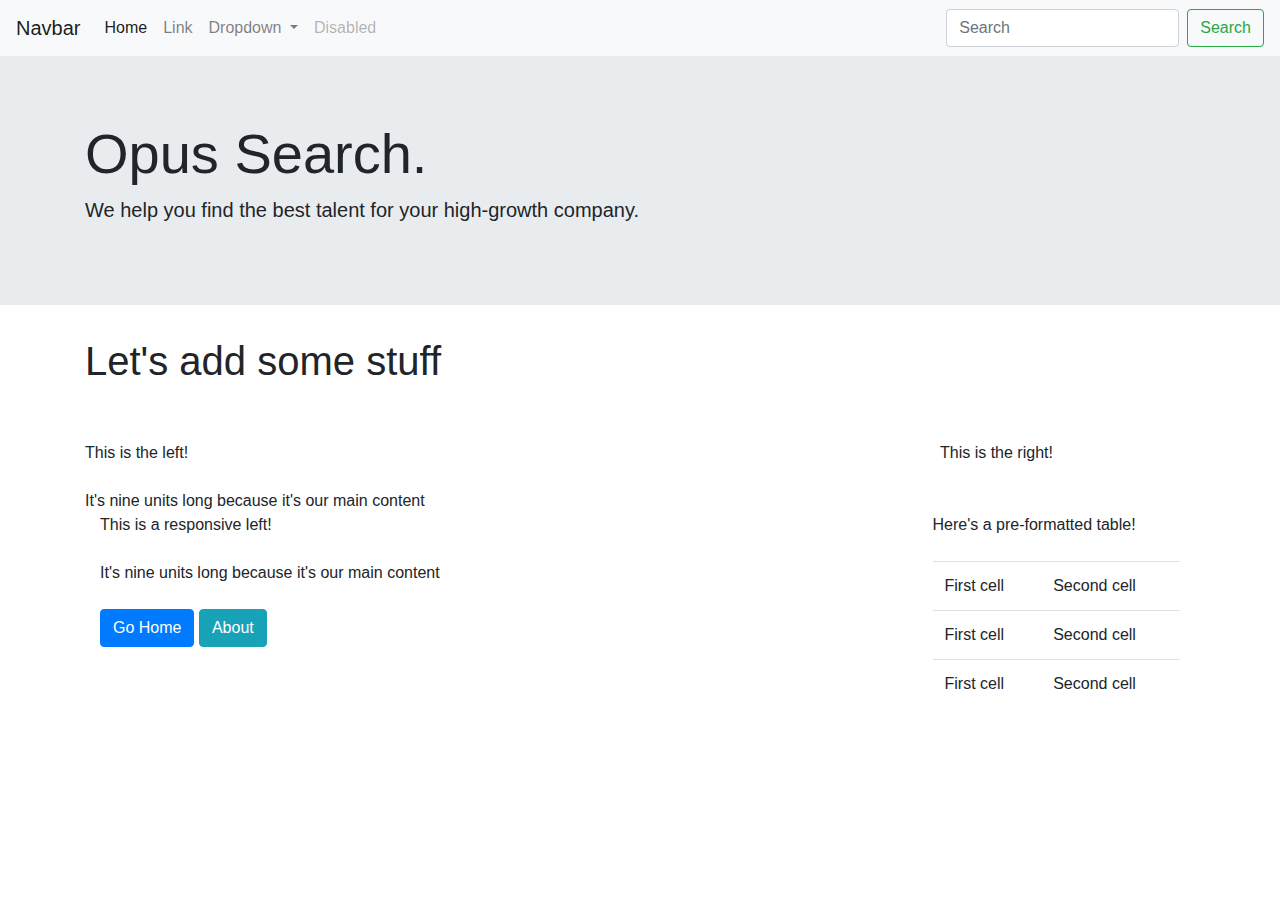
<file: bootstrap.html>
<!DOCTYPE html>
<html lang="en">
<head>
    <!-- 1A) add this link, and the bottom three lines in the body to get bootstrap -->
    <link rel="stylesheet" href="https://stackpath.bootstrapcdn.com/bootstrap/4.4.1/css/bootstrap.min.css" integrity="sha384-Vkoo8x4CGsO3+Hhxv8T/Q5PaXtkKtu6ug5TOeNV6gBiFeWPGFN9MuhOf23Q9Ifjh" crossorigin="anonymous">
    <!-- add in your sytle shet to make it your own -->
    <!-- <link rel="stylesheet" href="styles.css"> -->
    <meta charset="UTF-8">
    <meta name="viewport" content="width=device-width, initial-scale=1.0">
    <meta http-equiv="X-UA-Compatible" content="ie=edge">
    <title>Document</title>
</head>
<body>

           <!-- add a navbar - copy and paste the code from bootstrap  -->
           <nav class="navbar navbar-expand-lg navbar-light bg-light">
            <a class="navbar-brand" href="#">Navbar</a>
            <button class="navbar-toggler" type="button" data-toggle="collapse" data-target="#navbarSupportedContent" aria-controls="navbarSupportedContent" aria-expanded="false" aria-label="Toggle navigation">
              <span class="navbar-toggler-icon"></span>
            </button>
          
            <div class="collapse navbar-collapse" id="navbarSupportedContent">
              <ul class="navbar-nav mr-auto">
                <li class="nav-item active">
                  <a class="nav-link" href="#">Home <span class="sr-only">(current)</span></a>
                </li>
                <li class="nav-item">
                  <a class="nav-link" href="#">Link</a>
                </li>
                <li class="nav-item dropdown">
                  <a class="nav-link dropdown-toggle" href="#" id="navbarDropdown" role="button" data-toggle="dropdown" aria-haspopup="true" aria-expanded="false">
                    Dropdown
                  </a>
                  <div class="dropdown-menu" aria-labelledby="navbarDropdown">
                    <a class="dropdown-item" href="#">Action</a>
                    <a class="dropdown-item" href="#">Another action</a>
                    <div class="dropdown-divider"></div>
                    <a class="dropdown-item" href="#">Something else here</a>
                  </div>
                </li>
                <li class="nav-item">
                  <a class="nav-link disabled" href="#" tabindex="-1" aria-disabled="true">Disabled</a>
                </li>
              </ul>
              <form class="form-inline my-2 my-lg-0">
                <input class="form-control mr-sm-2" type="search" placeholder="Search" aria-label="Search">
                <button class="btn btn-outline-success my-2 my-sm-0" type="submit">Search</button>
              </form>
            </div>
          </nav>

        <!-- add a jumbotron or a carousel  -->
        <div class="jumbotron jumbotron-fluid">
            <div class="container">
              <h1 class="display-4">Opus Search.</h1>
              <p class="lead">We help you find the best talent for your high-growth company.</p>
            </div>
          </div>

          </div>
      </div>



  <!-- 2) now, add some containers, rows, and columns -->
  <div class="container">
      <div class="row">
          <div class="col-12">
           <h1> Let's add some stuff </h1>


  <br></br>

      
  <div class="row">
    <div class="col-9">
        This is the left! <br></br>
        It's nine units long because it's our main content
    </div>
    <div class="col-3">
      This is the right!
      </div>
  </div>
</div>
</div>



  <!-- 3) To add in responsiveness, add a modifier to the class like -sm, or -md (medium) -->
  <div class="container">
    <div class="row">
        <div class="col-md-9">
            This is a responsive left! <br></br>
            It's nine units long because it's our main content <br></br>
            <a href="index.html" class="btn btn-primary">Go Home</a>
            <a href="more-stuff.html" class="btn btn-info">About</a>

        </div>
        <div class="col-md-3">
          Here's a pre-formatted table! <br></br>
            <table class="table">
                <tr>
                    <td>
                        First cell
                    </td>
                    <td>
                        Second cell
                    </td>
                </tr>
                <tr>
                    <td>
                        First cell
                    </td>
                    <td>
                        Second cell
                    </td>
                </tr>
                <tr>
                    <td>
                        First cell
                    </td>
                    <td>
                        Second cell
                    </td>
                </tr>
            </table>
          </div>
      </div>
    </div>
</div>

    <!-- 1B) add these three lines to get bootstrap  -->
    <script src="https://code.jquery.com/jquery-3.4.1.slim.min.js" integrity="sha384-J6qa4849blE2+poT4WnyKhv5vZF5SrPo0iEjwBvKU7imGFAV0wwj1yYfoRSJoZ+n" crossorigin="anonymous"></script>
    <script src="https://cdn.jsdelivr.net/npm/popper.js@1.16.0/dist/umd/popper.min.js" integrity="sha384-Q6E9RHvbIyZFJoft+2mJbHaEWldlvI9IOYy5n3zV9zzTtmI3UksdQRVvoxMfooAo" crossorigin="anonymous"></script>
    <script src="https://stackpath.bootstrapcdn.com/bootstrap/4.4.1/js/bootstrap.min.js" integrity="sha384-wfSDF2E50Y2D1uUdj0O3uMBJnjuUD4Ih7YwaYd1iqfktj0Uod8GCExl3Og8ifwB6" crossorigin="anonymous"></script>
</body>
</html>
</file>
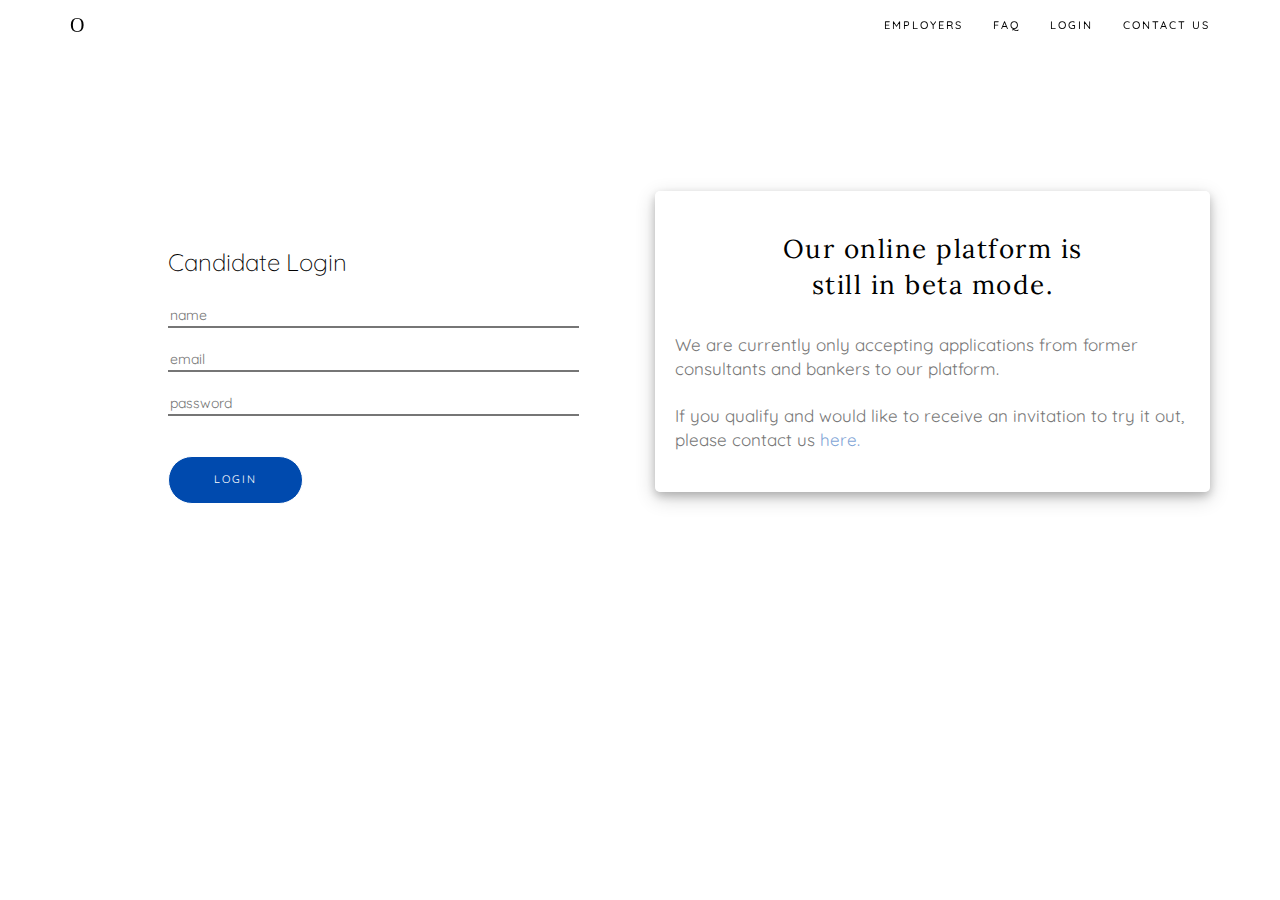
<file: login.html>
<!DOCtype html>
<html>
<head>

    <meta charset="utf-8">
    <meta http-equiv="X-UA-Compatible" content="IE=edge">
    <meta name="viewport" content="width=device-width, initial-scale=1">
    <meta name="description" content="Opus: Cross-company rotations">
    <meta name="author" content="">

    <title>Opus: Cross-company rotations</title>

    <!-- Bootstrap Core CSS -->
    <link href="lib/bootstrap/css/bootstrap.min.css" rel="stylesheet">

    <!-- Custom Fonts -->
    <link href="https://fonts.googleapis.com/css?family=Lato" rel="stylesheet">
    <link href="https://fonts.googleapis.com/css?family=Catamaran:100,200,300,400,500,600,700,800,900" rel="stylesheet">
    <link href="https://fonts.googleapis.com/css?family=Muli" rel="stylesheet">
    <link href="https://fonts.googleapis.com/css?family=Muli" rel="stylesheet">
    <link href="https://fonts.googleapis.com/css?family=Lora|Quicksand" rel="stylesheet">

    <!-- Plugin CSS -->
    <link rel="stylesheet" href="lib/font-awesome/css/font-awesome.min.css">
    <link rel="stylesheet" href="lib/simple-line-icons/css/simple-line-icons.css">
    <link rel="stylesheet" href="lib/device-mockups/device-mockups.min.css">

    <!-- Theme CSS -->
    <link href="css/new-age.css" rel="stylesheet">

    <!-- HTML5 Shim and Respond.js IE8 support of HTML5 elements and media queries -->
    <!-- WARNING: Respond.js doesn't work if you view the page via file:// -->
    <!--[if lt IE 9]>
        <script src="https://oss.maxcdn.com/libs/html5shiv/3.7.0/html5shiv.js"></script>
        <script src="https://oss.maxcdn.com/libs/respond.js/1.4.2/respond.min.js"></script>
    <![endif]-->

</head>

<body id="page-top">

    <nav id="mainNav" class="navbar navbar-default navbar-fixed-top">
        <div class="container">
            <!-- Brand and toggle get grouped for better mobile display -->
            <div class="navbar-header">
                <button type="button" class="navbar-toggle collapsed" data-toggle="collapse" data-target="#bs-example-navbar-collapse-1">
                    <span class="sr-only">Toggle navigation</span> Menu <i class="fa fa-bars"></i>
                </button>
                <a class="navbar-brand page-scroll" href="index.html"> O </a>
            </div>

            <!-- Collect the nav links, forms, and other content for toggling -->
            <div class="collapse navbar-collapse" id="bs-example-navbar-collapse-1">
                <ul class="nav navbar-nav navbar-right">
                  <li><a class="page-scroll" href="employers.html"> Employers </a></li>
                  <li><a class="page-scroll" href="FAQ.html"> FAQ </a></li>
                  <li><a class="page-scroll" href="login.html"> Login </a></li>

                    <li>
                        <a class="page-scroll" href="mailto:info@joinopus.com?Subject=Hello%20Opus" target="_top">Contact us</a>
                    </li>
                </ul>
            </div>
            <!-- /.navbar-collapse -->
        </div>
        <!-- /.container-fluid -->
    </nav>


<header>
    <div class="container">
      <div class="bg"></div>

                <div class="header-content">
                    <div class="login-content">
                      <div class="row">

                        <!-- LOGIN FUNCDTIONALITY -->

                        <div class="col-sm-1"></div>
                        <div class="col-sm-5">
                            <form>
                              <br><br><br><br>
                              <h2> Candidate Login </h2>
                              <br><input type="text" name="name" placeholder="name" class="logininput"><br>
                              <br><input type="text" name="email" placeholder="email" class="logininput">
                              <br><br><input type="password" name="password" placeholder="password" class="logininput">
                              <br><br><br><button type="button" class="btn btn-outline btn-xl page-scroll" href="#"> Login</button>

                            </form>
                          </div>
                         
                          <!-- END LOGIN FUNCTIONALITY -->

                          <div class="col-sm-3"> </div>
                          <div class="col-sm-6">
                            <br><br>
                            <div class="styledbox">

                              <form>

                                <h1 class="font-26"> Our online platform is <br> still in beta mode. </h1> <br>
                                  <p class="text-muted">
                                    We are currently only accepting applications from former consultants and bankers to our platform.

                                    <br><br>

                                    If you qualify and would like to receive an invitation to try it out,

                                    please contact us
                                    <a href="mailto:info@joinopus.com?Subject=Invitation%20for%20the%20Beta" target="_top">here.</a></p>


                              </form>
                            </div>
                          </div>




                    </div>
                </div>
            </div>



        </div>
    </div>
</header>

<body>

</body>
</html>
</file>
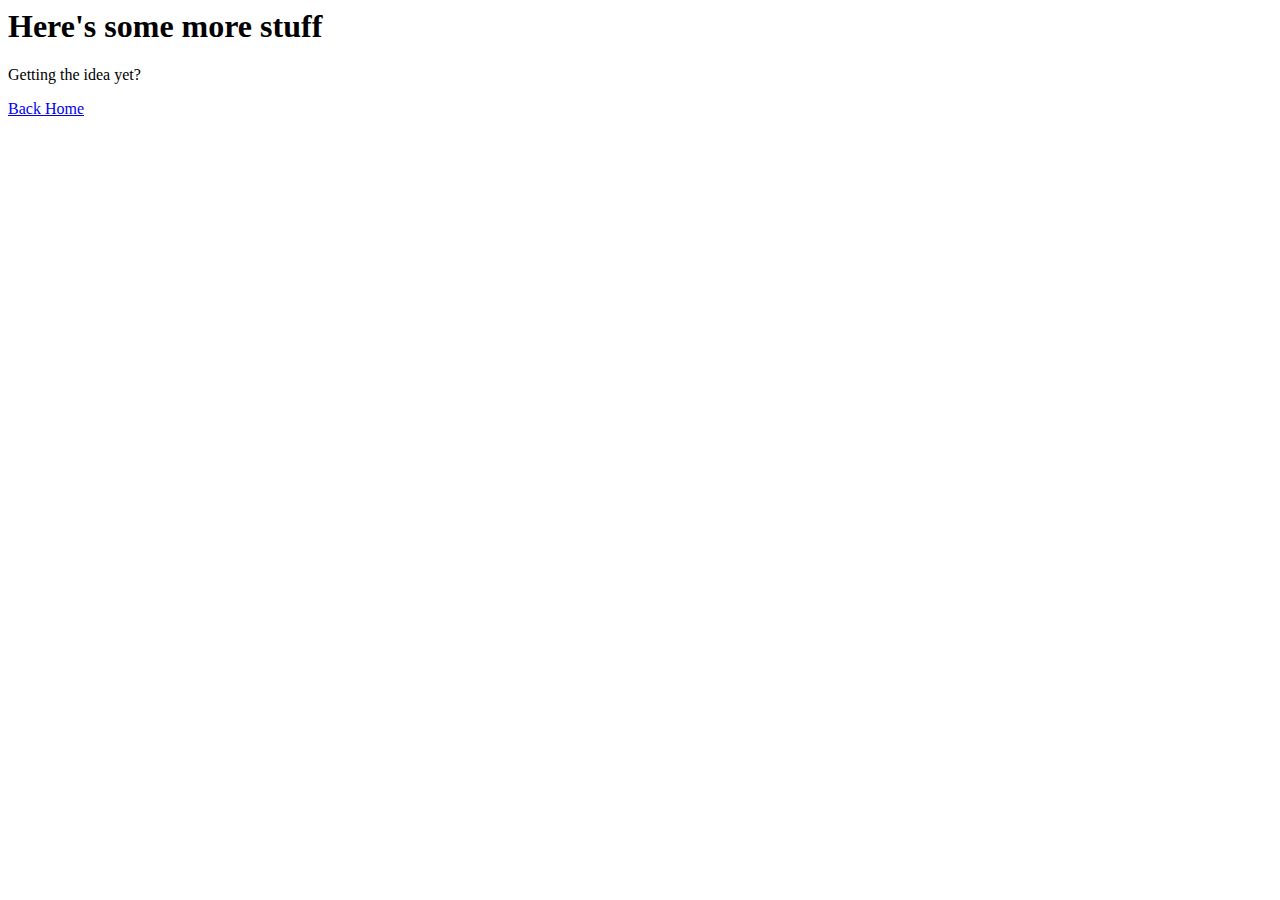
<file: more-stuff.html>
<html lang="en">
<head>
    <meta charset="UTF-8">
    <meta name="viewport" content="width=device-width, initial-scale=1.0">
    <meta http-equiv="X-UA-Compatible" content="ie=edge">
    <title>More Stuff, Second Page</title>
</head>
<body>
    <h1>Here's some more stuff</h1>
    <p> Getting the idea yet? </p>

    <div>
        <a href="index.html" target="_blank">Back Home </a>
    </div>
<!-- _blank opens a new tab when the user clicks on it-->
</body>
</html>
</file>
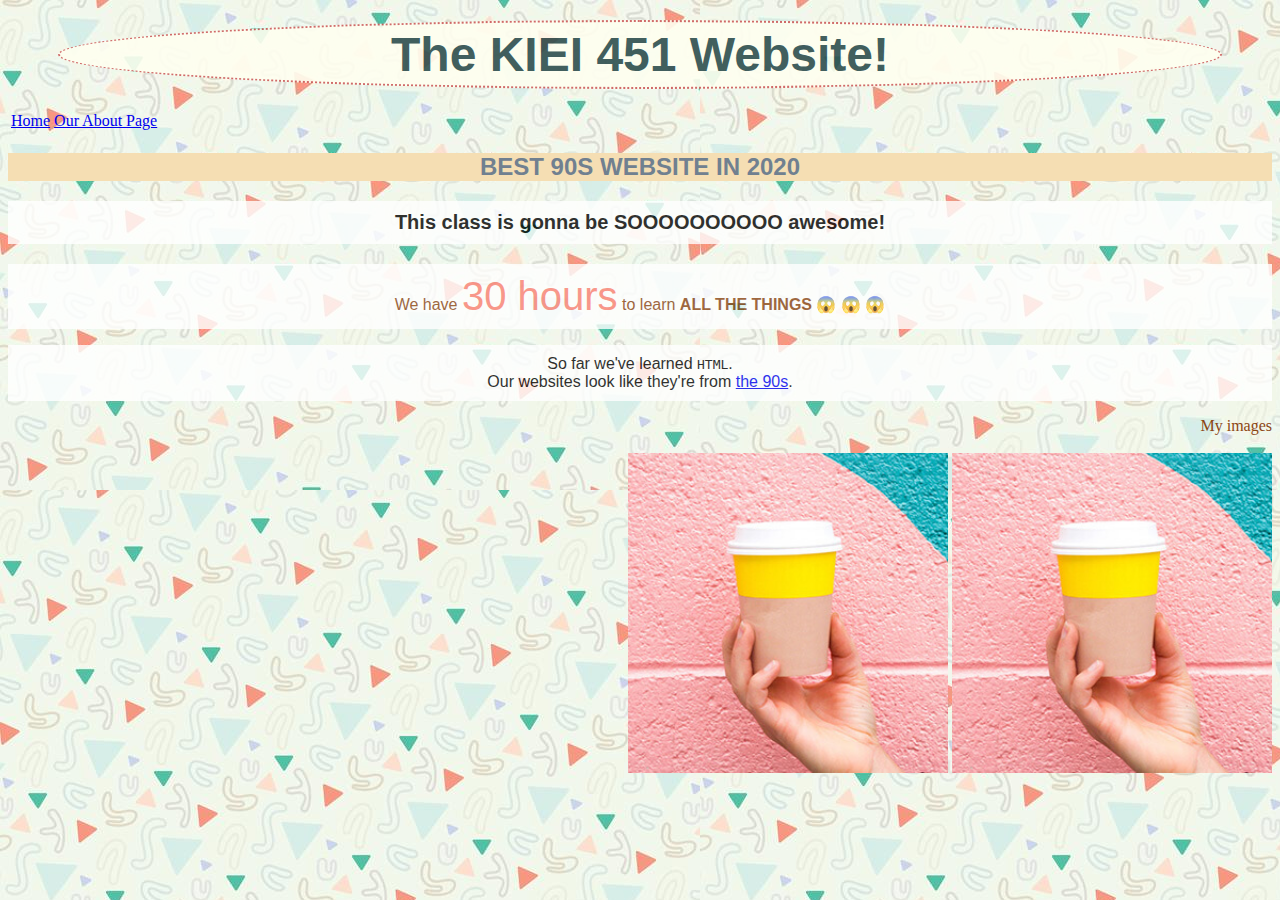
<file: week 2.html>
<!DOCTYPE html>
<html lang="en">

<head>
    <title>Best 90s website in 2020</title>
    <link rel="stylesheet" href="styles.css">
</head>

        <!-- command forward slash comments out CSS -->

<body>
    <h1>The KIEI 451 Website!</h1>

<table>
    <tr>
        <td>
            <a href="index.html">Home</a>
        </td>
        <td>
            <a href="about.html">Our About Page</a>
        </td>
    </tr>

</table>


<h2>Best 90s website in 2020</h2>


    <p id="first">
        This class is gonna be <em>soooooooooo</em> <strong>awesome</strong>!
    </p>

    <p class="tacos">
        We have <span class="salmon big">30 hours</span> to learn <strong>ALL THE THINGS</strong> &#128561 &#128561 &#128561
    </p class="tacos">

    <p>
        So far we've learned <code>HTML</code>.
        <br>
        Our websites look like they're from <a
            href="https://www.bustle.com/articles/159061-10-things-we-genuinely-miss-about-90s-internet-because-nostalgia-runs-deep">the
            90s</a>.
    </p>

    <div class="right tacos">
        <span class="right">My images</span>
        <br></br>
        <img src="sample-image.jpg">
        <img src="sample-image.jpg">
    </div>
</body>

</html>
</file>
<file: styles.css>
/*  add css in a different file  */
  /* then add the file name using "link" in the head of the original file */
  
    h1 {
        color: darkslategrey;
        font-size: 48px;
        text-align: center;
        font-family: Arial, Helvetica, sans-serif;
        margin-top:20px;
        margin-bottom: 20px;
        margin-left: 50px;
        margin-right: 50px;
        border: 2px solid grey;
        border-color: indianred;
        border-style: dotted;
        border-radius: 60%;
        padding-left: 20px;
        padding-right: 20px;
        padding-top: 5px;
        padding-bottom: 5px;
        background-color: ivory;
        opacity: 90%;

    }
    h2, h3 {
        color: slategray;
        font-size: 24px;
        text-transform: uppercase;
        text-align: center;
        font-family: Arial, Helvetica, sans-serif;
        background-color: wheat;

    }
    p {
        text-align: center;
        font-family: Arial, Helvetica, sans-serif;
        background-color: white;
        opacity: 80%;
        padding-top: 10px;
        padding-bottom: 10px;
    }
    img {  
        height: 320px;
        /* width: 100px; */
    }
    em {
        text-transform: uppercase;
        font-style: initial;
    }
    body {
        background-color: wheat;
        background-image: url(pattern.jpg);
    }
   /* you can use IDs for unique styling, but you can only have one of them on the page
   what html will do is look for an element with the id of first on the page by using a hashtag */
    #first {
        font-size: 20px;
        font-weight: 600;
    }
    /* if you want to create a class of styling (for repeat use), then use classes with dots*/
    .right{
        text-align: right;
    }
    .tacos{
        color:saddlebrown;
    }
    .salmon{
        color: salmon;
    }
    .big{
        font-size: 32px;
    }
    /* this is for when big means something else when its inside a taco element  */
    .tacos .big {
        font-size: 40px;
    }
</file>
<file: lib/simple-line-icons/css/simple-line-icons.css>
@font-face {
  font-family: 'simple-line-icons';
  src: url('../fonts/Simple-Line-Icons.eot?v=2.4.0');
  src: url('../fonts/Simple-Line-Icons.eot?v=2.4.0#iefix') format('embedded-opentype'), url('../fonts/Simple-Line-Icons.woff2?v=2.4.0') format('woff2'), url('../fonts/Simple-Line-Icons.ttf?v=2.4.0') format('truetype'), url('../fonts/Simple-Line-Icons.woff?v=2.4.0') format('woff'), url('../fonts/Simple-Line-Icons.svg?v=2.4.0#simple-line-icons') format('svg');
  font-weight: normal;
  font-style: normal;
}
/*
 Use the following CSS code if you want to have a class per icon.
 Instead of a list of all class selectors, you can use the generic [class*="icon-"] selector, but it's slower:
*/
.icon-user,
.icon-people,
.icon-user-female,
.icon-user-follow,
.icon-user-following,
.icon-user-unfollow,
.icon-login,
.icon-logout,
.icon-emotsmile,
.icon-phone,
.icon-call-end,
.icon-call-in,
.icon-call-out,
.icon-map,
.icon-location-pin,
.icon-direction,
.icon-directions,
.icon-compass,
.icon-layers,
.icon-menu,
.icon-list,
.icon-options-vertical,
.icon-options,
.icon-arrow-down,
.icon-arrow-left,
.icon-arrow-right,
.icon-arrow-up,
.icon-arrow-up-circle,
.icon-arrow-left-circle,
.icon-arrow-right-circle,
.icon-arrow-down-circle,
.icon-check,
.icon-clock,
.icon-plus,
.icon-minus,
.icon-close,
.icon-event,
.icon-exclamation,
.icon-organization,
.icon-trophy,
.icon-screen-smartphone,
.icon-screen-desktop,
.icon-plane,
.icon-notebook,
.icon-mustache,
.icon-mouse,
.icon-magnet,
.icon-energy,
.icon-disc,
.icon-cursor,
.icon-cursor-move,
.icon-crop,
.icon-chemistry,
.icon-speedometer,
.icon-shield,
.icon-screen-tablet,
.icon-magic-wand,
.icon-hourglass,
.icon-graduation,
.icon-ghost,
.icon-game-controller,
.icon-fire,
.icon-eyeglass,
.icon-envelope-open,
.icon-envelope-letter,
.icon-bell,
.icon-badge,
.icon-anchor,
.icon-wallet,
.icon-vector,
.icon-speech,
.icon-puzzle,
.icon-printer,
.icon-present,
.icon-playlist,
.icon-pin,
.icon-picture,
.icon-handbag,
.icon-globe-alt,
.icon-globe,
.icon-folder-alt,
.icon-folder,
.icon-film,
.icon-feed,
.icon-drop,
.icon-drawer,
.icon-docs,
.icon-doc,
.icon-diamond,
.icon-cup,
.icon-calculator,
.icon-bubbles,
.icon-briefcase,
.icon-book-open,
.icon-basket-loaded,
.icon-basket,
.icon-bag,
.icon-action-undo,
.icon-action-redo,
.icon-wrench,
.icon-umbrella,
.icon-trash,
.icon-tag,
.icon-support,
.icon-frame,
.icon-size-fullscreen,
.icon-size-actual,
.icon-shuffle,
.icon-share-alt,
.icon-share,
.icon-rocket,
.icon-question,
.icon-pie-chart,
.icon-pencil,
.icon-note,
.icon-loop,
.icon-home,
.icon-grid,
.icon-graph,
.icon-microphone,
.icon-music-tone-alt,
.icon-music-tone,
.icon-earphones-alt,
.icon-earphones,
.icon-equalizer,
.icon-like,
.icon-dislike,
.icon-control-start,
.icon-control-rewind,
.icon-control-play,
.icon-control-pause,
.icon-control-forward,
.icon-control-end,
.icon-volume-1,
.icon-volume-2,
.icon-volume-off,
.icon-calendar,
.icon-bulb,
.icon-chart,
.icon-ban,
.icon-bubble,
.icon-camrecorder,
.icon-camera,
.icon-cloud-download,
.icon-cloud-upload,
.icon-envelope,
.icon-eye,
.icon-flag,
.icon-heart,
.icon-info,
.icon-key,
.icon-link,
.icon-lock,
.icon-lock-open,
.icon-magnifier,
.icon-magnifier-add,
.icon-magnifier-remove,
.icon-paper-clip,
.icon-paper-plane,
.icon-power,
.icon-refresh,
.icon-reload,
.icon-settings,
.icon-star,
.icon-symbol-female,
.icon-symbol-male,
.icon-target,
.icon-credit-card,
.icon-paypal,
.icon-social-tumblr,
.icon-social-twitter,
.icon-social-facebook,
.icon-social-instagram,
.icon-social-linkedin,
.icon-social-pinterest,
.icon-social-github,
.icon-social-google,
.icon-social-reddit,
.icon-social-skype,
.icon-social-dribbble,
.icon-social-behance,
.icon-social-foursqare,
.icon-social-soundcloud,
.icon-social-spotify,
.icon-social-stumbleupon,
.icon-social-youtube,
.icon-social-dropbox,
.icon-social-vkontakte,
.icon-social-steam {
  font-family: 'simple-line-icons';
  speak: none;
  font-style: normal;
  font-weight: normal;
  font-variant: normal;
  text-transform: none;
  line-height: 1;
  /* Better Font Rendering =========== */
  -webkit-font-smoothing: antialiased;
  -moz-osx-font-smoothing: grayscale;
}
.icon-user:before {
  content: "\e005";
}
.icon-people:before {
  content: "\e001";
}
.icon-user-female:before {
  content: "\e000";
}
.icon-user-follow:before {
  content: "\e002";
}
.icon-user-following:before {
  content: "\e003";
}
.icon-user-unfollow:before {
  content: "\e004";
}
.icon-login:before {
  content: "\e066";
}
.icon-logout:before {
  content: "\e065";
}
.icon-emotsmile:before {
  content: "\e021";
}
.icon-phone:before {
  content: "\e600";
}
.icon-call-end:before {
  content: "\e048";
}
.icon-call-in:before {
  content: "\e047";
}
.icon-call-out:before {
  content: "\e046";
}
.icon-map:before {
  content: "\e033";
}
.icon-location-pin:before {
  content: "\e096";
}
.icon-direction:before {
  content: "\e042";
}
.icon-directions:before {
  content: "\e041";
}
.icon-compass:before {
  content: "\e045";
}
.icon-layers:before {
  content: "\e034";
}
.icon-menu:before {
  content: "\e601";
}
.icon-list:before {
  content: "\e067";
}
.icon-options-vertical:before {
  content: "\e602";
}
.icon-options:before {
  content: "\e603";
}
.icon-arrow-down:before {
  content: "\e604";
}
.icon-arrow-left:before {
  content: "\e605";
}
.icon-arrow-right:before {
  content: "\e606";
}
.icon-arrow-up:before {
  content: "\e607";
}
.icon-arrow-up-circle:before {
  content: "\e078";
}
.icon-arrow-left-circle:before {
  content: "\e07a";
}
.icon-arrow-right-circle:before {
  content: "\e079";
}
.icon-arrow-down-circle:before {
  content: "\e07b";
}
.icon-check:before {
  content: "\e080";
}
.icon-clock:before {
  content: "\e081";
}
.icon-plus:before {
  content: "\e095";
}
.icon-minus:before {
  content: "\e615";
}
.icon-close:before {
  content: "\e082";
}
.icon-event:before {
  content: "\e619";
}
.icon-exclamation:before {
  content: "\e617";
}
.icon-organization:before {
  content: "\e616";
}
.icon-trophy:before {
  content: "\e006";
}
.icon-screen-smartphone:before {
  content: "\e010";
}
.icon-screen-desktop:before {
  content: "\e011";
}
.icon-plane:before {
  content: "\e012";
}
.icon-notebook:before {
  content: "\e013";
}
.icon-mustache:before {
  content: "\e014";
}
.icon-mouse:before {
  content: "\e015";
}
.icon-magnet:before {
  content: "\e016";
}
.icon-energy:before {
  content: "\e020";
}
.icon-disc:before {
  content: "\e022";
}
.icon-cursor:before {
  content: "\e06e";
}
.icon-cursor-move:before {
  content: "\e023";
}
.icon-crop:before {
  content: "\e024";
}
.icon-chemistry:before {
  content: "\e026";
}
.icon-speedometer:before {
  content: "\e007";
}
.icon-shield:before {
  content: "\e00e";
}
.icon-screen-tablet:before {
  content: "\e00f";
}
.icon-magic-wand:before {
  content: "\e017";
}
.icon-hourglass:before {
  content: "\e018";
}
.icon-graduation:before {
  content: "\e019";
}
.icon-ghost:before {
  content: "\e01a";
}
.icon-game-controller:before {
  content: "\e01b";
}
.icon-fire:before {
  content: "\e01c";
}
.icon-eyeglass:before {
  content: "\e01d";
}
.icon-envelope-open:before {
  content: "\e01e";
}
.icon-envelope-letter:before {
  content: "\e01f";
}
.icon-bell:before {
  content: "\e027";
}
.icon-badge:before {
  content: "\e028";
}
.icon-anchor:before {
  content: "\e029";
}
.icon-wallet:before {
  content: "\e02a";
}
.icon-vector:before {
  content: "\e02b";
}
.icon-speech:before {
  content: "\e02c";
}
.icon-puzzle:before {
  content: "\e02d";
}
.icon-printer:before {
  content: "\e02e";
}
.icon-present:before {
  content: "\e02f";
}
.icon-playlist:before {
  content: "\e030";
}
.icon-pin:before {
  content: "\e031";
}
.icon-picture:before {
  content: "\e032";
}
.icon-handbag:before {
  content: "\e035";
}
.icon-globe-alt:before {
  content: "\e036";
}
.icon-globe:before {
  content: "\e037";
}
.icon-folder-alt:before {
  content: "\e039";
}
.icon-folder:before {
  content: "\e089";
}
.icon-film:before {
  content: "\e03a";
}
.icon-feed:before {
  content: "\e03b";
}
.icon-drop:before {
  content: "\e03e";
}
.icon-drawer:before {
  content: "\e03f";
}
.icon-docs:before {
  content: "\e040";
}
.icon-doc:before {
  content: "\e085";
}
.icon-diamond:before {
  content: "\e043";
}
.icon-cup:before {
  content: "\e044";
}
.icon-calculator:before {
  content: "\e049";
}
.icon-bubbles:before {
  content: "\e04a";
}
.icon-briefcase:before {
  content: "\e04b";
}
.icon-book-open:before {
  content: "\e04c";
}
.icon-basket-loaded:before {
  content: "\e04d";
}
.icon-basket:before {
  content: "\e04e";
}
.icon-bag:before {
  content: "\e04f";
}
.icon-action-undo:before {
  content: "\e050";
}
.icon-action-redo:before {
  content: "\e051";
}
.icon-wrench:before {
  content: "\e052";
}
.icon-umbrella:before {
  content: "\e053";
}
.icon-trash:before {
  content: "\e054";
}
.icon-tag:before {
  content: "\e055";
}
.icon-support:before {
  content: "\e056";
}
.icon-frame:before {
  content: "\e038";
}
.icon-size-fullscreen:before {
  content: "\e057";
}
.icon-size-actual:before {
  content: "\e058";
}
.icon-shuffle:before {
  content: "\e059";
}
.icon-share-alt:before {
  content: "\e05a";
}
.icon-share:before {
  content: "\e05b";
}
.icon-rocket:before {
  content: "\e05c";
}
.icon-question:before {
  content: "\e05d";
}
.icon-pie-chart:before {
  content: "\e05e";
}
.icon-pencil:before {
  content: "\e05f";
}
.icon-note:before {
  content: "\e060";
}
.icon-loop:before {
  content: "\e064";
}
.icon-home:before {
  content: "\e069";
}
.icon-grid:before {
  content: "\e06a";
}
.icon-graph:before {
  content: "\e06b";
}
.icon-microphone:before {
  content: "\e063";
}
.icon-music-tone-alt:before {
  content: "\e061";
}
.icon-music-tone:before {
  content: "\e062";
}
.icon-earphones-alt:before {
  content: "\e03c";
}
.icon-earphones:before {
  content: "\e03d";
}
.icon-equalizer:before {
  content: "\e06c";
}
.icon-like:before {
  content: "\e068";
}
.icon-dislike:before {
  content: "\e06d";
}
.icon-control-start:before {
  content: "\e06f";
}
.icon-control-rewind:before {
  content: "\e070";
}
.icon-control-play:before {
  content: "\e071";
}
.icon-control-pause:before {
  content: "\e072";
}
.icon-control-forward:before {
  content: "\e073";
}
.icon-control-end:before {
  content: "\e074";
}
.icon-volume-1:before {
  content: "\e09f";
}
.icon-volume-2:before {
  content: "\e0a0";
}
.icon-volume-off:before {
  content: "\e0a1";
}
.icon-calendar:before {
  content: "\e075";
}
.icon-bulb:before {
  content: "\e076";
}
.icon-chart:before {
  content: "\e077";
}
.icon-ban:before {
  content: "\e07c";
}
.icon-bubble:before {
  content: "\e07d";
}
.icon-camrecorder:before {
  content: "\e07e";
}
.icon-camera:before {
  content: "\e07f";
}
.icon-cloud-download:before {
  content: "\e083";
}
.icon-cloud-upload:before {
  content: "\e084";
}
.icon-envelope:before {
  content: "\e086";
}
.icon-eye:before {
  content: "\e087";
}
.icon-flag:before {
  content: "\e088";
}
.icon-heart:before {
  content: "\e08a";
}
.icon-info:before {
  content: "\e08b";
}
.icon-key:before {
  content: "\e08c";
}
.icon-link:before {
  content: "\e08d";
}
.icon-lock:before {
  content: "\e08e";
}
.icon-lock-open:before {
  content: "\e08f";
}
.icon-magnifier:before {
  content: "\e090";
}
.icon-magnifier-add:before {
  content: "\e091";
}
.icon-magnifier-remove:before {
  content: "\e092";
}
.icon-paper-clip:before {
  content: "\e093";
}
.icon-paper-plane:before {
  content: "\e094";
}
.icon-power:before {
  content: "\e097";
}
.icon-refresh:before {
  content: "\e098";
}
.icon-reload:before {
  content: "\e099";
}
.icon-settings:before {
  content: "\e09a";
}
.icon-star:before {
  content: "\e09b";
}
.icon-symbol-female:before {
  content: "\e09c";
}
.icon-symbol-male:before {
  content: "\e09d";
}
.icon-target:before {
  content: "\e09e";
}
.icon-credit-card:before {
  content: "\e025";
}
.icon-paypal:before {
  content: "\e608";
}
.icon-social-tumblr:before {
  content: "\e00a";
}
.icon-social-twitter:before {
  content: "\e009";
}
.icon-social-facebook:before {
  content: "\e00b";
}
.icon-social-instagram:before {
  content: "\e609";
}
.icon-social-linkedin:before {
  content: "\e60a";
}
.icon-social-pinterest:before {
  content: "\e60b";
}
.icon-social-github:before {
  content: "\e60c";
}
.icon-social-google:before {
  content: "\e60d";
}
.icon-social-reddit:before {
  content: "\e60e";
}
.icon-social-skype:before {
  content: "\e60f";
}
.icon-social-dribbble:before {
  content: "\e00d";
}
.icon-social-behance:before {
  content: "\e610";
}
.icon-social-foursqare:before {
  content: "\e611";
}
.icon-social-soundcloud:before {
  content: "\e612";
}
.icon-social-spotify:before {
  content: "\e613";
}
.icon-social-stumbleupon:before {
  content: "\e614";
}
.icon-social-youtube:before {
  content: "\e008";
}
.icon-social-dropbox:before {
  content: "\e00c";
}
.icon-social-vkontakte:before {
  content: "\e618";
}
.icon-social-steam:before {
  content: "\e620";
}
</file>
<file: lib/device-mockups/device-mockups.min.css>
.device-mockup{position:relative;width:100%;padding-bottom:61.775701%}.device-mockup>.device{position:absolute;top:0;bottom:0;left:0;right:0;width:100%;height:100%;background-size:100% 100%;background-repeat:no-repeat;background-image:url(macbook/macbook.png)}.device-mockup>.device>.screen{position:absolute;top:11.0438729%;bottom:14.6747352%;left:13.364486%;right:13.364486%;overflow:hidden}.device-mockup>.device>.button{position:absolute;top:0;left:0;display:none;overflow:hidden;border-radius:100%;-webkit-border-radius:100%;-moz-border-radius:100%;cursor:pointer}.device-mockup.imac{padding-bottom:81.230769%}.device-mockup.imac>.device{background-image:url(imac/imac.png)}.device-mockup.imac>.device>.screen{top:8.20707071%;bottom:31.6919192%;left:6.61538462%;right:6.61538462%}.device-mockup.macbook{padding-bottom:61.775701%}.device-mockup.macbook>.device{background-image:url(macbook/macbook.png)}.device-mockup.macbook>.device>.screen{top:11.0438729%;bottom:14.6747352%;left:13.364486%;right:13.364486%}.device-mockup.macbook_2015{padding-bottom:57.5%}.device-mockup.macbook_2015.grey>.device,.device-mockup.macbook_2015>.device{background-image:url(macbook_2015/grey.png)}.device-mockup.macbook_2015.silver>.device,.device-mockup.macbook_2015>.device{background-image:url(macbook_2015/silver.png)}.device-mockup.macbook_2015.gold>.device,.device-mockup.macbook_2015>.device{background-image:url(macbook_2015/gold.png)}.device-mockup.macbook_2015>.device>.screen{top:7.5%;bottom:10.9%;left:12.46%;right:12.56%}.device-mockup.iphone5,.device-mockup.iphone5.portrait{padding-bottom:210.57%}.device-mockup.iphone5.landscape{padding-bottom:47.49%}.device-mockup.iphone5.black>.device,.device-mockup.iphone5.portrait.black>.device,.device-mockup.iphone5>.device{background-image:url(iphone5/iphone5_port_black.png)}.device-mockup.iphone5.landscape.black>.device,.device-mockup.iphone5.landscape>.device{background-image:url(iphone5/iphone5_land_black.png)}.device-mockup.iphone5.portrait.white>.device,.device-mockup.iphone5.white>.device{background-image:url(iphone5/iphone5_port_white.png)}.device-mockup.iphone5.landscape.white>.device{background-image:url(iphone5/iphone5_land_white.png)}.device-mockup.iphone5.portrait>.device>.screen,.device-mockup.iphone5>.device>.screen{top:14.78%;bottom:13.78%;left:8.77%;right:7.77%}.device-mockup.iphone5.landscape>.device>.screen{top:7.422488%;bottom:8.422488%;left:14.919127%;right:14.019127%}.device-mockup.iphone5.portrait>.device>.button,.device-mockup.iphone5>.device>.button{display:block;top:88.3%;bottom:2.5%;left:40%;right:40%}.device-mockup.iphone5.landscape>.device>.button{display:block;top:40%;bottom:41%;left:88.4%;right:2.3%}.device-mockup.iphone_se,.device-mockup.iphone_se.portrait{padding-bottom:209.83%}.device-mockup.iphone_se.landscape{padding-bottom:47.66%}.device-mockup.iphone_se.black>.device,.device-mockup.iphone_se.portrait.black>.device,.device-mockup.iphone_se>.device{background-image:url(iphone_se/iphone_se_port_black.png)}.device-mockup.iphone_se.landscape.black>.device,.device-mockup.iphone_se.landscape>.device{background-image:url(iphone_se/iphone_se_land_black.png)}.device-mockup.iphone_se.portrait.white>.device,.device-mockup.iphone_se.white>.device{background-image:url(iphone_se/iphone_se_port_white.png)}.device-mockup.iphone_se.landscape.white>.device{background-image:url(iphone_se/iphone_se_land_white.png)}.device-mockup.iphone_se.gold>.device,.device-mockup.iphone_se.portrait.gold>.device{background-image:url(iphone_se/iphone_se_port_gold.png)}.device-mockup.iphone_se.landscape.gold>.device{background-image:url(iphone_se/iphone_se_land_gold.png)}.device-mockup.iphone_se.portrait.rose>.device,.device-mockup.iphone_se.rose>.device{background-image:url(iphone_se/iphone_se_port_rose.png)}.device-mockup.iphone_se.landscape.rose>.device{background-image:url(iphone_se/iphone_se_land_rose.png)}.device-mockup.iphone_se.portrait>.device>.screen,.device-mockup.iphone_se>.device>.screen{top:16.28%;bottom:16.28%;left:11.77%;right:11.77%}.device-mockup.iphone_se.landscape>.device>.screen{top:11.722488%;bottom:11.722488%;left:16.0191273%;right:16.0191273%}.device-mockup.iphone_se.portrait>.device>.button,.device-mockup.iphone_se>.device>.button{display:block;top:86.3%;bottom:5.5%;left:42%;right:42%}.device-mockup.iphone_se.landscape>.device>.button{display:block;top:42%;bottom:42%;left:86.4%;right:5.1%}.device-mockup.iphone6,.device-mockup.iphone6.portrait{padding-bottom:207.19%}.device-mockup.iphone6.landscape{padding-bottom:48.76%}.device-mockup.iphone6.black>.device,.device-mockup.iphone6.portrait.black>.device,.device-mockup.iphone6>.device{background-image:url(iphone_6/iphone_6_port_black.png)}.device-mockup.iphone6.landscape.black>.device,.device-mockup.iphone6.landscape>.device{background-image:url(iphone_6/iphone_6_land_black.png)}.device-mockup.iphone6.portrait.white>.device,.device-mockup.iphone6.white>.device{background-image:url(iphone_6/iphone_6_port_white.png)}.device-mockup.iphone6.landscape.white>.device{background-image:url(iphone_6/iphone_6_land_white.png)}.device-mockup.iphone6.gold>.device,.device-mockup.iphone6.portrait.gold>.device{background-image:url(iphone_6/iphone_6_port_gold.png)}.device-mockup.iphone6.landscape.gold>.device{background-image:url(iphone_6/iphone_6_land_gold.png)}.device-mockup.iphone6.portrait>.device>.screen,.device-mockup.iphone6>.device>.screen{top:12.58%;bottom:12.88%;left:6.77%;right:6.77%}.device-mockup.iphone6.landscape>.device>.screen{top:6.77%;bottom:6.77%;left:12.58%;right:12.88%}.device-mockup.iphone6.portrait>.device>.button,.device-mockup.iphone6>.device>.button{display:block;top:88.6%;bottom:3.2%;left:42%;right:42%}.device-mockup.iphone6.landscape>.device>.button{display:block;top:42%;bottom:42%;left:88.6%;right:3.2%}.device-mockup.iphone6_plus,.device-mockup.iphone6_plus.portrait{padding-bottom:201.76%}.device-mockup.iphone6_plus.landscape{padding-bottom:49.56%}.device-mockup.iphone6_plus.black>.device,.device-mockup.iphone6_plus.portrait.black>.device,.device-mockup.iphone6_plus>.device{background-image:url(iphone_6_plus/iphone_6_plus_black_port.png)}.device-mockup.iphone6_plus.landscape.black>.device,.device-mockup.iphone6_plus.landscape>.device{background-image:url(iphone_6_plus/iphone_6_plus_black_land.png)}.device-mockup.iphone6_plus.portrait.white>.device,.device-mockup.iphone6_plus.white>.device{background-image:url(iphone_6_plus/iphone_6_plus_white_port.png)}.device-mockup.iphone6_plus.landscape.white>.device{background-image:url(iphone_6_plus/iphone_6_plus_white_land.png)}.device-mockup.iphone6_plus.gold>.device,.device-mockup.iphone6_plus.portrait.gold>.device{background-image:url(iphone_6_plus/iphone_6_plus_gold_port.png)}.device-mockup.iphone6_plus.landscape.gold>.device{background-image:url(iphone_6_plus/iphone_6_plus_gold_land.png)}.device-mockup.iphone6_plus.portrait>.device>.screen,.device-mockup.iphone6_plus>.device>.screen{top:11.58%;bottom:11.58%;left:5.97%;right:5.97%}.device-mockup.iphone6_plus.landscape>.device>.screen{top:5.97%;bottom:5.97%;left:11.38%;right:11.58%}.device-mockup.iphone6_plus.portrait>.device>.button,.device-mockup.iphone6_plus>.device>.button{display:block;top:89.9%;bottom:3.2%;left:43%;right:43%}.device-mockup.iphone6_plus.landscape>.device>.button{display:block;top:43%;bottom:43%;left:89.9%;right:3.2%}.device-mockup.ipad,.device-mockup.ipad.portrait{padding-bottom:128.406276%}.device-mockup.ipad.landscape{padding-bottom:79.9086758%}.device-mockup.ipad.black>.device,.device-mockup.ipad.portrait.black>.device,.device-mockup.ipad>.device{background-image:url(ipad/ipad_port_black.png)}.device-mockup.ipad.portrait.white>.device,.device-mockup.ipad.white>.device{background-image:url(ipad/ipad_port_white.png)}.device-mockup.ipad.landscape.black>.device,.device-mockup.ipad.landscape>.device{background-image:url(ipad/ipad_land_black.png)}.device-mockup.ipad.landscape.white>.device{background-image:url(ipad/ipad_land_white.png)}.device-mockup.ipad.portrait>.device>.screen,.device-mockup.ipad>.device>.screen{top:12.025723%;bottom:12.154341%;left:13.45995%;right:13.45995%}.device-mockup.ipad.landscape>.device>.screen{top:13.87755102%;bottom:13.87755102%;left:11.5459883%;right:11.5459883%}.device-mockup.ipad.portrait>.device>.button,.device-mockup.ipad>.device>.button{display:block;top:90.2%;bottom:5.5%;left:47.3%;right:47.3%}.device-mockup.ipad.landscape>.device>.button{display:block;top:47.3%;bottom:47.3%;left:90.8%;right:4.9%}.device-mockup.ipad_air,.device-mockup.ipad_air.portrait{padding-bottom:141.27%}.device-mockup.ipad_air.landscape{padding-bottom:70.79%}.device-mockup.ipad_air.grey>.device,.device-mockup.ipad_air.portrait.grey>.device,.device-mockup.ipad_air>.device{background-image:url(ipad_air/ipad_air_gray_port.png)}.device-mockup.ipad_air.portrait.silver>.device,.device-mockup.ipad_air.silver>.device{background-image:url(ipad_air/ipad_air_silver_port.png)}.device-mockup.ipad_air.landscape.grey>.device,.device-mockup.ipad_air.landscape>.device{background-image:url(ipad_air/ipad_air_gray_land.png)}.device-mockup.ipad_air.landscape.silver>.device{background-image:url(ipad_air/ipad_air_silver_land.png)}.device-mockup.ipad_air.portrait>.device>.screen,.device-mockup.ipad_air>.device>.screen{top:9.025723%;bottom:9.154341%;left:7.45995%;right:6.45995%}.device-mockup.ipad_air.landscape>.device>.screen{top:6.877551%;bottom:6.877551%;left:9.545988%;right:9.545988%}.device-mockup.ipad_air.portrait>.device>.button,.device-mockup.ipad_air>.device>.button{display:block;top:93.2%;bottom:2.5%;left:47.3%;right:47.3%}.device-mockup.ipad_air.landscape>.device>.button{display:block;top:47.3%;bottom:47.3%;left:93.1%;right:2.1%}.device-mockup.ipad_air_2,.device-mockup.ipad_air_2.portrait{padding-bottom:141.38%}.device-mockup.ipad_air_2.landscape{padding-bottom:70.73%}.device-mockup.ipad_air_2.grey>.device,.device-mockup.ipad_air_2.portrait.grey>.device,.device-mockup.ipad_air_2>.device{background-image:url(ipad_air_2/ipad_air_2_gray_port.png)}.device-mockup.ipad_air_2.portrait.silver>.device,.device-mockup.ipad_air_2.silver>.device{background-image:url(ipad_air_2/ipad_air_2_silver_port.png)}.device-mockup.ipad_air_2.gold>.device,.device-mockup.ipad_air_2.portrait.gold>.device{background-image:url(ipad_air_2/ipad_air_2_gold_port.png)}.device-mockup.ipad_air_2.landscape.grey>.device,.device-mockup.ipad_air_2.landscape>.device{background-image:url(ipad_air_2/ipad_air_2_gray_land.png)}.device-mockup.ipad_air_2.landscape.silver>.device{background-image:url(ipad_air_2/ipad_air_2_silver_land.png)}.device-mockup.ipad_air_2.landscape.gold>.device{background-image:url(ipad_air_2/ipad_air_2_gold_land.png)}.device-mockup.ipad_air_2.portrait>.device>.screen,.device-mockup.ipad_air_2>.device>.screen{top:9.025723%;bottom:8.854341%;left:6.15995%;right:6.15995%}.device-mockup.ipad_air_2.landscape>.device>.screen{top:6.277551%;bottom:6.277551%;left:8.545988%;right:8.545988%}.device-mockup.ipad_air_2.portrait>.device>.button,.device-mockup.ipad_air_2>.device>.button{display:block;top:93.2%;bottom:2.1%;left:46.3%;right:46.5%}.device-mockup.ipad_air_2.landscape>.device>.button{display:block;top:46.5%;bottom:46.8%;left:93.5%;right:1.9%}.device-mockup.ipad_pro,.device-mockup.ipad_pro.portrait{padding-bottom:138.63%}.device-mockup.ipad_pro.landscape{padding-bottom:72.14%}.device-mockup.ipad_pro.grey>.device,.device-mockup.ipad_pro.portrait.grey>.device,.device-mockup.ipad_pro>.device{background-image:url(ipad_pro/ipad_pro_port_black.png)}.device-mockup.ipad_pro.portrait.silver>.device,.device-mockup.ipad_pro.silver>.device{background-image:url(ipad_pro/ipad_pro_port_silver.png)}.device-mockup.ipad_pro.gold>.device,.device-mockup.ipad_pro.portrait.gold>.device{background-image:url(ipad_pro/ipad_pro_port_gold.png)}.device-mockup.ipad_pro.landscape.grey>.device,.device-mockup.ipad_pro.landscape>.device{background-image:url(ipad_pro/ipad_pro_land_black.png)}.device-mockup.ipad_pro.landscape.silver>.device{background-image:url(ipad_pro/ipad_pro_land_silver.png)}.device-mockup.ipad_pro.landscape.gold>.device{background-image:url(ipad_pro/ipad_pro_land_gold.png)}.device-mockup.ipad_pro.portrait>.device>.screen,.device-mockup.ipad_pro>.device>.screen{top:7.025723%;bottom:6.854341%;left:5.15995%;right:5.15995%}.device-mockup.ipad_pro.landscape>.device>.screen{top:5.177551%;bottom:5.177551%;left:6.945988%;right:6.945988%}.device-mockup.ipad_pro.portrait>.device>.button,.device-mockup.ipad_pro>.device>.button{display:block;top:94.9%;bottom:1.5%;left:47.3%;right:47.1%}.device-mockup.ipad_pro.landscape>.device>.button{display:block;top:47.5%;bottom:47.5%;left:94.8%;right:1.5%}.device-mockup.galaxy_s3,.device-mockup.galaxy_s3.portrait{padding-bottom:178.787879%}.device-mockup.galaxy_s3.landscape{padding-bottom:55.9322034%}.device-mockup.galaxy_s3.black>.device,.device-mockup.galaxy_s3.portrait.black>.device,.device-mockup.galaxy_s3>.device{background-image:url(galaxy_s3/s3_port_black.png)}.device-mockup.galaxy_s3.landscape.black>.device,.device-mockup.galaxy_s3.landscape>.device{background-image:url(galaxy_s3/s3_land_black.png)}.device-mockup.galaxy_s3.portrait.white>.device,.device-mockup.galaxy_s3.white>.device{background-image:url(galaxy_s3/s3_port_white.png)}.device-mockup.galaxy_s3.landscape.white>.device{background-image:url(galaxy_s3/s3_land_white.png)}.device-mockup.galaxy_s3.portrait>.device>.screen,.device-mockup.galaxy_s3>.device>.screen{top:12.3728814%;bottom:15.5367232%;left:13.8383838%;right:13.8383838%}.device-mockup.galaxy_s3.landscape>.device>.screen{top:13.8383838%;bottom:13.8383838%;left:12.3728814%;right:15.5367232%}.device-mockup.galaxy_s5,.device-mockup.galaxy_s5.portrait{padding-bottom:194.188862%}.device-mockup.galaxy_s5.landscape{padding-bottom:51.496259%}.device-mockup.galaxy_s5.black>.device,.device-mockup.galaxy_s5.portrait.black>.device,.device-mockup.galaxy_s5>.device{background-image:url(galaxy_s5/galaxy_s5_port_black.png)}.device-mockup.galaxy_s5.landscape.black>.device,.device-mockup.galaxy_s5.landscape>.device{background-image:url(galaxy_s5/galaxy_s5_land_black.png)}.device-mockup.galaxy_s5.portrait.white>.device,.device-mockup.galaxy_s5.white>.device{background-image:url(galaxy_s5/galaxy_s5_port_white.png)}.device-mockup.galaxy_s5.landscape.white>.device{background-image:url(galaxy_s5/galaxy_s5_land_white.png)}.device-mockup.galaxy_s5.portrait>.device>.screen,.device-mockup.galaxy_s5>.device>.screen{top:10.2%;bottom:10.1%;left:6.3%;right:6.4%}.device-mockup.galaxy_s5.landscape>.device>.screen{top:6.6%;bottom:6.2%;left:10.15%;right:10%}.device-mockup.galaxy_tab4,.device-mockup.galaxy_tab4.landscape{padding-bottom:72.689464%}.device-mockup.galaxy_tab4.black>.device,.device-mockup.galaxy_tab4.landscape.black>.device,.device-mockup.galaxy_tab4>.device{background-image:url(galaxy_tab4/galaxy_tab4_land_black.png)}.device-mockup.galaxy_tab4.landscape.white>.device,.device-mockup.galaxy_tab4.white>.device{background-image:url(galaxy_tab4/galaxy_tab4_land_white.png)}.device-mockup.galaxy_tab4.landscape>.device>.screen,.device-mockup.galaxy_tab4>.device>.screen{top:11.5%;bottom:11.5%;left:5.4%;right:5.2%}.device-mockup.lumia920,.device-mockup.lumia920.portrait{padding-bottom:172.796353%}.device-mockup.lumia920.landscape{padding-bottom:56.3330381%}.device-mockup.lumia920.portrait>.device,.device-mockup.lumia920>.device{background-image:url(lumia920/lumia920_port.png)}.device-mockup.lumia920.landscape>.device{background-image:url(lumia920/lumia920_land.png)}.device-mockup.lumia920.portrait>.device>.screen,.device-mockup.lumia920>.device>.screen{top:10.6420405%;bottom:18.9973615%;left:13.5258359%;right:13.5258359%}.device-mockup.lumia920.landscape>.device>.screen{top:12.2641509%;bottom:12.2641509%;left:10.5403012%;right:18.6005314%}.device-mockup.nexus7,.device-mockup.nexus7.portrait{padding-bottom:156.521739%}.device-mockup.nexus7.landscape{padding-bottom:63.6678201%}.device-mockup.nexus7.portrait>.device,.device-mockup.nexus7>.device{background-image:url(nexus7/nexus7_port.png)}.device-mockup.nexus7.landscape>.device{background-image:url(nexus7/nexus7_land.png)}.device-mockup.nexus7.portrait>.device>.screen,.device-mockup.nexus7>.device>.screen{top:13.1365741%;bottom:12.7893519%;left:13.7681159%;right:13.7681159%}.device-mockup.nexus7.landscape>.device>.screen{top:13.7681159%;bottom:13.7681159%;left:13.0911188%;right:13.0911188%}.device-mockup.surface,.device-mockup.surface.landscape{padding-bottom:64.7584973%}.device-mockup.surface.landscape>.device,.device-mockup.surface>.device{background-image:url(surface/surface.png)}.device-mockup.surface.landscape>.device>.screen,.device-mockup.surface>.device>.screen{top:14.5488029%;bottom:14.9171271%;left:9.36195587%;right:9.36195587%}.device-mockup.samsung_tv,.device-mockup.samsung_tv.landscape{padding-bottom:64.68%}.device-mockup.samsung_tv.landscape>.device,.device-mockup.samsung_tv>.device{background-image:url(samsung_tv/samsung_tv.png)}.device-mockup.samsung_tv.landscape>.device>.screen,.device-mockup.samsung_tv>.device>.screen{top:2.148803%;bottom:12.817127%;left:1.261956%;right:1.361956%}
</file>
<file: css/new-age.css>
/*!
 * Start Bootstrap - New Age v3.3.7 (http://startbootstrap.com/template-overviews/new-age)
 * Copyright 2013-2016 Start Bootstrap
 * Licensed under MIT (https://github.com/BlackrockDigital/startbootstrap/blob/gh-pages/LICENSE)
 */
.heading-font {
  /* font-family: 'Muli', 'Helvetica', 'Arial', 'sans-serif'; */
font-family: 'Lora', serif;
}
.body-font {
  /* font-family: 'Muli', 'Helvetica', 'Arial', 'sans-serif'; */
  font-family: 'Quicksand', sans-serif;
  color: #A0A0A0;

}
.alt-font {
  /* font-family: 'Muli', 'Helvetica', 'Arial', 'sans-serif'; */
  font-family: 'Quicksand', sans-serif;
  text-transform: uppercase;
  letter-spacing: 2px;
}
html,
body {
  height: 100%;
  width: 100%;
}

body {
  /* font-family: 'Muli', 'Helvetica', 'Arial', 'sans-serif'; */
  font-family: 'Quicksand', sans-serif;
  color: #A0A0A0;
  overflow-x: hidden;
}
a {
  -webkit-transition: all 0.35s;
  -moz-transition: all 0.35s;
  transition: all 0.35s;
  color: #7FA4D6;
}
a:hover,
a:focus {
  color: #004AAE;
  text-decoration: none;
}
hr.blueline {
  color: #004AAE;
  background-color: #004AAE;
  height: 4px;
  border: 0px;
  width: 100%;
}

hr.greyline {
  color: #515A66;
  background-color: #515A66;
  height: 3px;
  border: 0px;
  width: 100%;
}

hr.greylineV {
  color: #515A66;
  background-color: #515A66;
  height: 100%;
  border: 0px;
  width: 3px;
}

hr.light {
  border-color: white;
}

h1  {
  font-family: 'Lora', serif;
  font-size: 36px;
  font-style: normal;
  font-weight: 300;
  letter-spacing: 1.5px;
  line-height: 36px;
  text-transform: none;
  color: #000000;
  text-align: center;
}


.font-30 {
  font-size: 30px;
}

.font-26 {
  font-size: 26px;
}

.font-22 {
  font-size: 22px; 
  line-height: 30px;
}

.faq {
  color:black;
  /* text-transform: uppercase; */
  font-size: 20px;
  line-height: 26px;
  text-align: left;
  font-weight: 550;
}

.description {
  font-size:32px; 
  text-shadow: white; 
  line-height: 42px"
}

.benefitsofopus {
  color: black; 
  line-height:20px; 
  font-size: 24px;
  text-align: center;
}

.process {
  font-size: 22px;
  line-height: 40px;
}

.whyopus
{
  font-size: 30px;
  text-align: center;
}

.imagecenter {
  display: block;
  margin-left: auto;
  margin-right: auto;
  /* width: 50%; */
  height:75px; 
  width:75px;
}

h2
{
  font-family: 'Quicksand', sans-serif;
  font-size: 24px;
  font-style: normal;
  font-weight: 300;
  letter-spacing: normal;
  line-height: 24px;
  text-transform: none;
  color: #000000;
}

.benefit
{
  color:black;
  text-transform: uppercase;
  font-size: 18px;
  line-height: 26px;
  text-align: left;
  font-weight: 400;
}


h3
{
  font-family: 'Quicksand', sans-serif;
  font-size: 16px;
  font-style: normal;
  font-weight: 300;
  letter-spacing: 0.8px;
  line-height: 24px;
  text-transform: none;
  color: #A0A0A0;
}

.sub {
  font-size: 16px; 
  line-height: 20px; 
  color: #808080;
  text-align: center;
}

h4
{
  font-family: 'Quicksand', sans-serif;
  font-size: 16px;
  font-style: normal;
  font-weight: 300;
  letter-spacing: 1px;
  line-height: 18px;
  text-transform: none;
  color: #909090;
}

.center{
  text-align: center;
}

.hiw
{
  font-size: 16px;
  width: 80%;
  letter-spacing: 1.5px;
}

.benefit-description
{
  color:#909090;
  text-transform: none;
  font-size: 16px;
  letter-spacing: 1px;
}

.answer
{
  padding 0px 30px 0px 30px; 
  font-size: 17px; 
  line-height: 24px; 
  letter-spacing: 0.6px; 
  color:#909090;
  text-transform: none;
  font-size: 18px;
  letter-spacing: 0.5px;
  text-align: left;
}

h5, h6 
{
  font-family: 'Catamaran', 'Helvetica', 'Arial', 'sans-serif';
  font-weight: 200;
  letter-spacing: 1px;
}

.subtext {
  color: #909090; 
  text-transform: uppercase;
  text-align: center;
}

p {
  font-size: 17px;
  line-height: 1.4;
  margin-bottom: 20px;
  font-family: 'Quicksand', sans-serif;
}
.hiw-2
{
  font-size: 16px;
  color: #A0A0A0;
  line-height: 1.4;
  text-align: center;
  margin-left: 20px;
  letter-spacing: 0.6px;
  width: 90%;
}

.navbar-default {
  background-color: white;
  border-color: rgba(34, 34, 34, 0.05);
  -webkit-transition: all 0.35s;
  -moz-transition: all 0.35s;
  transition: all 0.35s;
  font-family: 'Quicksand', sans-serif;
  font-weight: 500;
  letter-spacing: 1px;
}
.navbar-default .navbar-header .navbar-brand {
  font-family: 'Playfair Display', serif;
  font-weight: 200;
  letter-spacing: 1px;
  color: #000000;
  font-size: 20px;
}
.navbar-default .navbar-header .navbar-brand:hover,
.navbar-default .navbar-header .navbar-brand:focus {
  color: #000000;
}
.navbar-default .navbar-header .navbar-toggle {
  font-size: 12px;
  color: #222222;
  padding: 8px 10px;
}
.navbar-default .nav > li > a {
  font-family: 'Quicksand', sans-serif;
  text-transform: uppercase;
  letter-spacing: 2px;
  font-size: 11px;
}
.navbar-default .nav > li > a,
.navbar-default .nav > li > a:focus {
  color: #222222;
}
.navbar-default .nav > li > a:hover,
.navbar-default .nav > li > a:focus:hover {
  color: #000000;
}
.navbar-default .nav > li.active > a,
.navbar-default .nav > li.active > a:focus {
  color: #000000 !important;
  background-color: transparent;
}
.navbar-default .nav > li.active > a:hover,
.navbar-default .nav > li.active > a:focus:hover {
  background-color: white;
}


@media only screen and (max-width: 768px) {
   .navbar-default .navbar-collapse {
       border-color: white;
       background-color: white;
    } /* dropdown menu color */
}

@media (min-width: 268px) {
  .navbar-default {
    background-color: transparent;
    border-color: transparent;
  }



  .navbar-default .navbar-header .navbar-brand {
    color: #000000;
  }
  .navbar-default .navbar-header .navbar-brand:hover,
  .navbar-default .navbar-header .navbar-brand:focus {
    color: black; /* this is the color of the hover on the left hand side before scrolling */
  }
  .navbar-default .nav > li > a,
  .navbar-default .nav > li > a:focus {
    color: #000000; /* this is the top header initial color */
  }


  .navbar-default .nav > li > a:hover,
  .navbar-default .nav > li > a:focus:hover {
    color: #004AAE; /* this is the one that changes the top header hover color */
  }

  .page-id-FAQ .menu_bar li #menu-item-bs-example-navbar-collapse-1:hover > a,
  .menu_bar #menu-item-bs-example-navbar-collapse-1 a:focus
  {color:red;}  /* trying to set the hover for menu item bs-example-navbar-collapse-1*/


  .navbar-default.affix {
    background-color: white;
    border-color: white;
  }
  .navbar-default.affix .navbar-header .navbar-brand {
    color: #222222;
  }
  .navbar-default.affix .navbar-header .navbar-brand:hover,
  .navbar-default.affix .navbar-header .navbar-brand:focus {
    color: #000000; /* this is the color of the left hand nav bar after scrolling */
  }
  .navbar-default.affix .nav > li > a,
  .navbar-default.affix .nav > li > a:focus {
    color: #222222;
  }
  .navbar-default.affix .nav > li > a:hover,
  .navbar-default.affix .nav > li > a:focus:hover {
    color: #7fa4d6; /* this is the color of the right hand nav bar after scrolling */
  }
}


header {
    position: relative;
    z-index: 1;
    width: 100%;
    min-height: auto;
    overflow-y: hidden;
    color: #004AAE;
}

header .bg {
    position: absolute;
    z-index: -1;
    top: 0;
    bottom: 0;
    left: 0;
    right: 0;
    background: url("") center center;
  /* filter: gray;
    -webkit-filter: grayscale(100%);
    filter: grayscale(100%) blur(1px); */
    opacity: .5;
    width: 100%;
    height: 100%;
    color: white;
    background-size: 100%;
}

header .header-content {
  text-align: center;
  padding: 150px 10 50px;
  position: relative;
}

header .login-content {
    padding: 150px 0 50px;
    position: relative;
}

header .header-content .header-content-full {
  position: relative;
  margin: 0 auto;
  padding-top: 200px;
}
header .header-content .header-content-inner {
  position: relative;
  max-width: 500px;
  margin: 0 auto;
}
header .header-content .header-content-inner h1 {
  margin-top: 0;
  margin-bottom: 30px;
  font-size: 30px;
}
header .header-content .header-content-inner h3 {
  margin-top: 0;
  margin-bottom: 30px;
  font-size: 20px;
}
header .header-content .header-content-inner .list-badges {
  margin-bottom: 25px;
}
header .header-content .header-content-inner .list-badges img {
  height: 50px;
  margin-bottom: 25px;
}
header .device-container {
  max-width: 300px;
  margin: 0 auto 100px;
}
header .device-container .screen img {
  border-radius: 3px;
}
@media (min-width: 268px) {
  header {
    min-height: 100%;
  }
  header .header-content {
    text-align: left;
    padding: 0;
    height: 100vh;
  }
  header .header-content .header-content-inner {
    max-width: none;
    margin: 0;
    position: absolute;
    top: 50%;
    transform: translateY(-50%);
  }
  header .header-content .header-content-inner h1 {
    font-size: 35px;
  }
  header .device-container {
    max-width: none;
    max-height: calc(0vh);
    margin: 100px auto 0;
  }
}
@media (min-width: 292px) {
  header .header-content .header-content-inner h1 {
    font-size: 50px;
  }
}

footer {
  background-color: #222222;
  padding: 25px 0;
  color: rgba(255, 255, 255, 0.3);
  text-align: center;
}
footer p {
  font-size: 12px;
  margin: 0;
}
footer ul {
  margin-bottom: 0;
}
footer ul li a {
  font-size: 12px;
  color: rgba(255, 255, 255, 0.3);
}
footer ul li a:hover,
footer ul li a:focus,
footer ul li a:active,
footer ul li a.active {
  text-decoration: none;
}
.bg-primary {
  background: #fdcc52;
  background: -webkit-linear-gradient(#fdcc52, #fdc539);
  background: linear-gradient(#fdcc52, #fdc539);
}
.text-primary {
  color: #fdcc52;
}
.no-gutter > [class*='col-'] {
  padding-right: 0;
  padding-left: 0;
}
.btn-outline {
  color: white;
  background-color: #004AAE;
  border-color: white;
  border: 1px solid;
  text-align: center;
}
.btn-first {
  color: #909090;
  background-color: NONE;
  border-color: white;
  border: 1px solid;
}

.button-center {
  margin: 0 auto;
  text-align: center;
  justify-content: center;
  display: block;
  margin-left: auto;
  margin-right: auto;
  width: 50%;
}

.btn-first:hover,
.btn-first:focus,
.btn-first:active,
.btn-first.active {
  color: white;
  background-color: #004AAE;
  border-color: white;
}

.btn-outline:hover,
.btn-outline:focus,
.btn-outline:active,
.btn-outline.active {
  color: #004AAE;
  background-color: white;
  border-color: #004AAE;
}
.btn {
  font-family: 'Quicksand', sans-serif;
  text-transform: uppercase;
  letter-spacing: 2px;
  border-radius: 300px;
}
.btn-xl {
  padding: 15px 45px;
  font-size: 11px;
  text-align: center;
}

.btn-xs {
  padding: 15px 45px;
  font-size: 16px;
  background-color: none;
  color: #004AAE;
}

::-moz-selection {
  color: white;
  text-shadow: none;
  background: #222222;
}
::selection {
  color: white;
  text-shadow: none;
  background: #222222;
}
img::selection {
  color: white;
  background: transparent;
}
img::-moz-selection {
  color: white;
  background: transparent;
}
body {
  webkit-tap-highlight-color: #222222;
}

/* CUSTOM CSS */
.icon-item {
  text-align: center;
  margin-bottom: 100px;
  padding-left: 20px;
  padding-right: 20px;
  padding-top: 15px;
}
.icon-item h3 {
  font-size: 30px;
}
.icon-item i {
  font-size: 200px;
  background: -webkit-linear-gradient(to left, #02156A, #088BD6);
  background: linear-gradient(to left, #02156A, #088BD6);
  -webkit-background-clip: text;
  -webkit-text-fill-color: transparent;
}
.styledbox {
  border-radius: 5px;
  background: rgba(255, 255, 255, 0.5);
  padding: 20px;
  width: 100%;
  height: 100%;
  box-shadow: 0 4px 8px 0 rgba(0, 0, 0, 0.2), 0 6px 20px 0 rgba(0, 0, 0, 0.19);
}

#applytounlock {
  display: none;
}

.styledbox:hover #applytounlock {
  display: block;
}

.benefiticon {
  width: 20px;
  max-height: 20px;
  filter: white; /* IE6-9 */
 -webkit-filter: grayscale(1); /* Google Chrome, Safari 6+ & Opera 15+ */
 filter: grayscale(1); /* Microsoft Edge and Firefox 35+ */
 opacity: 1;
}

.companylogos {
  width: 60px;
  height: 80%;
  filter: gray; /* IE6-9 */
 -webkit-filter: grayscale(1); /* Google Chrome, Safari 6+ & Opera 15+ */
 filter: grayscale(1); /* Microsoft Edge and Firefox 35+ */
 opacity: 1;
 margin-left: 20px;
 margin-right: 20px;
 margin-bottom: 20px;
}

.samplerotations {
  border: 1px solid black;
  padding-left: 30px;
}

.faqbox {
  margin-left: 40px;
  margin-top: 28px;
}

.faqbutton {
  width: 100%;
  background-color: transparent;
  border-top: #004AAE solid 3px;
  border-left: none;
  border-right: none;
  border-bottom: none;
  text-align: left;

}

.applybutton {
  background-color: #fdcc52;
  border-color: #fdcc52;
  color: #fff;
  font-family: 'Lato', 'Helvetica', 'Arial', 'sans-serif';
  text-transform: uppercase;
  letter-spacing: 2px;
  border-radius: 300px;
  padding: 15px 45px;
  font-size: 11px;
}
.applybutton:hover,
.applybutton:focus,
.applybutton:active {
  background-color: #004AAE;
  border-color: #004AAE;
  color: #fff;
  text-decoration: none;
}

.testbox1 {
  border-radius: 5px;
  border-right: none;
  background: rgba(255, 255, 255, 0.5);
  background-color: #004AAE;
  padding: 20px;
  width: 100%;
  height: 100%;
  box-shadow: 0 4px 8px 0 rgba(0, 0, 0, 0.2), 0 6px 20px 0 rgba(0, 0, 0, 0.19);
  color: #FFF;
}

.testbox2 {
  border-radius: 5px;
  border-left: none;
  background: #F7F7F7;
  background-image: url(../img/o4.1.png) no-repeat top right scroll; /*THIS IS WHAT I NEED TO FIGURE OUT */
  padding: 10px;
  padding-bottom: 40px;
  margin-bottom: 50px;
  color: #FFF;
  box-shadow: 0 4px 8px 0 rgba(0, 0, 0, 0.2), 0 6px 20px 0 rgba(0, 0, 0, 0.19);
}

.statsbox {
  border-radius: 5px;
  border-left: none;
  background-color: #FFF;
  padding: 30px;
  margin-bottom: 50px;
  margin: 0px;
  color: #004AAE;
  width: 100%;
  height: 200px;
  box-shadow: 0 4px 8px 0 rgba(0, 0, 0, 0.2), 0 6px 20px 0 rgba(0, 0, 0, 0.19);
}

.form-control {
  border-left: none;
  border-top: none;
  border-right: none;
  border-bottom: #004AAE 2px solid;
  box-shadow: none !important;
   -webkit-box-shadow: none !important;
   -moz-box-shadow: none !important;
   -moz-transition: none !important;
   -webkit-transition: none !important;
   border-radius: 0px;
}

.logininput {
  width: 90%;
  border-top: none;
  border-left: none;
  border-right: none;
}

section.features {
  background-color: #F7F7F7;
}

section.howItWorks {
  border-color: #E2E1E7;
  border-width: medium;
}

section.process {
  margin-top: 100px;
  height: 100px;
}

section.stats {
  background-color: #FFF;
}
section.stats {
  margin-top: 100px;
  height: 130px;
}

#employerbox {
  padding-left: 15px;
  padding-right: 15px;
  /* background-color: #b2c8e6; */
}

.icon-item {
  text-align: center;
  margin-bottom: 10px;
  padding-top: 10px;
}
.icon-item i {
  font-size: 40px;
  background: -webkit-linear-gradient(to left, #02156A, #088BD6);
  background: linear-gradient(to left, #02156A, #088BD6);
  -webkit-background-clip: text;
  -webkit-text-fill-color: transparent;
}

section.features h1 {
  font-size: 25px;
}
section.features h3 {
  font-size: 20px;
}
section.features p {
  font-size: 17px;
}
section.features .section-heading {
  margin-bottom: 100px;
}
section.features .section-heading h2 {
  margin-top: 0;
}
section.features .section-heading p {
  margin-bottom: 0;
}
section.features .device-container,
section.features .feature-item {
  max-width: 300px;
  margin: 0 auto;
}
section.features .device-container {
  margin-bottom: 100px;
}
@media (min-width: 292px) {
  section.features .device-container {
    margin-bottom: 0;
  }
}
section.features .feature-item {
  text-align: center;
  margin-bottom: 100px;
}
section.features .feature-item h3 {
  font-size: 30px;
}
section.features .feature-item i {
  font-size: 80px;
  background: -webkit-linear-gradient(to left, #7b4397, #dc2430);
  background: linear-gradient(to left, #7b4397, #dc2430);
  -webkit-background-clip: text;
  -webkit-text-fill-color: transparent;
}
@media (min-width: 292px) {
  section.features .device-container,
  section.features .feature-item {
    max-width: none;
  }


/*
  .backgroundimage {
      /* Full height
        height: 100%;

        /* Center and scale the image nicely
        background-position: center;
        background-repeat: no-repeat;
        background-size: cover;
        background-attachment: fixed;
        position: absolute;
        opacity: 0.55;
        z-index: -1;
        top: 0;
        bottom: 0;
        left: 0;
        right: 0;
        background: url("") center center;
        background-size: 100%;

    }
*/

  .headericon {
    width: 80%;

  }

/* from grayscale.css */
  .intro {
    display: table;
    width: 100%;
    height: auto;
    padding: 100px 0;
    text-align: center;
    color: white;
    vertical-align: middle;
    background: url(../img/offset-logo-background.png) no-repeat bottom center scroll;
    /* background: url(../img/sky.jpeg);*/
    background-color: #F7F7F7;
    -webkit-background-size: cover;
    -moz-background-size: cover;
    background-size: cover;
    -o-background-size: cover;
  }
  .intro .intro-body {
    display: table-cell;
    vertical-align: middle;
  }


  .faqbg {
    display: table;
    width: 100%;
    height: auto;
    padding: 100px 0;
    text-align: center;
    color: white;
    vertical-align: middle;
    background: url(../img/o4.1.png) no-repeat bottom center scroll;
  }
  .faqbg .faqbg-body {
    display: table-cell;
    vertical-align: middle;
  }


  .fullheight {
    /* The image used */
    background-image: url(".../img/chairs.png");

    /* Half height */
    width: 100%;

    /* Center and scale the image nicely */
    background-position: center;
    background-repeat: no-repeat;
    background-size: cover;

  }


  /* Infinite Slider */
  .slick-slide {
      margin: 0px 20px;
  }

  .slick-slide img {
      width: auto;
      max-width: 120px;
      max-height: 55px;
      filter: gray; /* IE6-9 */
     -webkit-filter: grayscale(1); /* Google Chrome, Safari 6+ & Opera 15+ */
     filter: grayscale(1); /* Microsoft Edge and Firefox 35+ */
     opacity: 1;
     margin-left: 10px;
     margin-right: 10px;
     padding-left: 40px;
     margin-bottom: 0px;
     vertical-align: middle;
  }

  .slick-slider
  {
      position: relative;

      display: block;
      box-sizing: border-box;

      -webkit-user-select: none;
         -moz-user-select: none;
          -ms-user-select: none;
              user-select: none;

      -webkit-touch-callout: none;
      -khtml-user-select: none;
      -ms-touch-action: pan-y;
          touch-action: pan-y;
      -webkit-tap-highlight-color: transparent;
  }

  .slick-list
  {
      position: relative;

      display: block;
      overflow: hidden;

      margin: 0;
      padding: 0;
  }
  .slick-list:focus
  {
      outline: none;
  }
  .slick-list.dragging
  {
      cursor: pointer;
      cursor: hand;
  }

  .slick-slider .slick-track,
  .slick-slider .slick-list
  {
      -webkit-transform: translate3d(0, 0, 0);
         -moz-transform: translate3d(0, 0, 0);
          -ms-transform: translate3d(0, 0, 0);
           -o-transform: translate3d(0, 0, 0);
              transform: translate3d(0, 0, 0);
  }

  .slick-track
  {
      position: relative;
      top: 0;
      left: 0;

      display: block;
  }
  .slick-track:before,
  .slick-track:after
  {
      display: table;

      content: '';
  }
  .slick-track:after
  {
      clear: both;
  }
  .slick-loading .slick-track
  {
      visibility: hidden;
  }

  .slick-slide
  {
      display: none;
      float: left;

      height: 100%;
      min-height: 1px;
  }
  [dir='rtl'] .slick-slide
  {
      float: right;
  }
  .slick-slide img
  {
      display: block;
  }
  .slick-slide.slick-loading img
  {
      display: none;
  }
  .slick-slide.dragging img
  {
      pointer-events: none;
  }
  .slick-initialized .slick-slide
  {
      display: block;
  }
  .slick-loading .slick-slide
  {
      visibility: hidden;
  }
  .slick-vertical .slick-slide
  {
      display: block;

      height: auto;

      border: 1px solid transparent;
  }
  .slick-arrow.slick-hidden {
      display: none;
  }


/*Logo carousel

#clients {
  display: block;
  margin-left: auto;
  margin-right: auto;
}
#clients .clients-wrap {
  display: block;
  width: 95%;
  margin: 0 auto;
  overflow: hidden;
}
#clients .clients-wrap ul {
  display: block;
  list-style: none;
  position: relative;
  margin-left: auto;
  margin-right: auto;
}
#clients .clients-wrap ul li {
  display: block;
  float: left;
  position: relative;
  width: 220px;
  height: 100px;
  line-height: 100px;
  text-align: center;
}
#clients .clients-wrap ul li img {
  vertical-align: middle;
  max-width: 100%;
  max-height: 100%;
  -webkit-transition: 0 linear left;
  -moz-transition: 0 linear left;
  transition: 0 linear left;
  -ms-filter: "progid:DXImageTransform.Microsoft.Alpha(Opacity=65)";
  filter: alpha(opacity=65);
  opacity: 0.65;
}
#clients .clients-wrap ul li img:hover {
  -ms-filter: "progid:DXImageTransform.Microsoft.Alpha(Opacity=100)";
  filter: alpha(opacity=100);
  opacity: 1.0;
}

*/


/* Media Sizes for FAQ */

.parent-container {
  padding:0 20px 0 20px;
  max-width:800px;
  width:100%;
}

/* For FAQ DROPDOWN TOGGLE
.faq {
  list-style:none;
  padding-left:40px;
  padding-right:20px;
  li {
    border-bottom:1px solid #999999;
    margin-bottom:15px;
    &.active {
      .answer {
        max-height:275px !important;
        padding-bottom:25px;
        transition: max-height 0.5s ease, padding-bottom 0.5s ease;
      }
      .question {
        color:$fact-question-color-active;
        transition:color 0.5s ease;
      }
    }
  }
  .answer {
    color:$paragraph-color;
    font-family:$font-serif-family;
    font-size:16px;
    line-height:24px;
    max-height:0;
    overflow:hidden;
    transition:max-height 0.5s ease, padding-bottom 0.5s ease;
  }

  .plus-minus-toggle {
    cursor: pointer;
    height: 21px;
    position: absolute;
    width: 21px;
    left:-40px;
    top:50%;
    z-index:2;

    &:before,
    &:after {
      content: '';
      height: 5px;
      left: 0;
      position: absolute;
      top: 0;
      width: 21px;
      transition: transform 500ms ease;
    }

    &:after {
      transform-origin: center;
    }

    &.collapsed {
      &:after {
        transform: rotate(90deg);
      }

      &:before {
        transform: rotate(180deg);
      }
    }
  } */


  .question {
    /* color:$fact-question-color; */
    /* font-family:$font-sans-family; */
    font-size:20px;
    font-weight:800;
    text-transform:uppercase;
    position:relative;
    cursor:pointer;
    padding:20px 0;
    transition:color 0.5s ease;
    @media screen and ($mobile) {
      font-size:18px;
    }
  }
}

.rotationtitle {
  font-size: 16px;
  text-align: center;
}

.samplerotation {
  display: block;
  background-color: #FFF;
  padding: 15%;
  padding-bottom: 20%;
  margin-bottom: 10px;
  margin-right: -9px;
  margin-left: -9px;
  height: 180px;
  border: solid 1px #EEEEEE;
}

.rotationfont {
  color: #004AAE;
  font-weight: 2000;
  font-size: 14px;
  text-transform: uppercase;
}

.rotationdesc {
  font-size: 13px;
  text-transform: inherit;
}

.rotationhr {
  margin-top: 8px;
  margin-bottom: 10px;
  border: solid 1px;
  color: #004AAE;
  background-color: #004AAE;
}

.rotationblocks{
  padding-bottom: 50px;
  background-color: #F7F7F7;
  padding-top: 50px;
}
</file>
